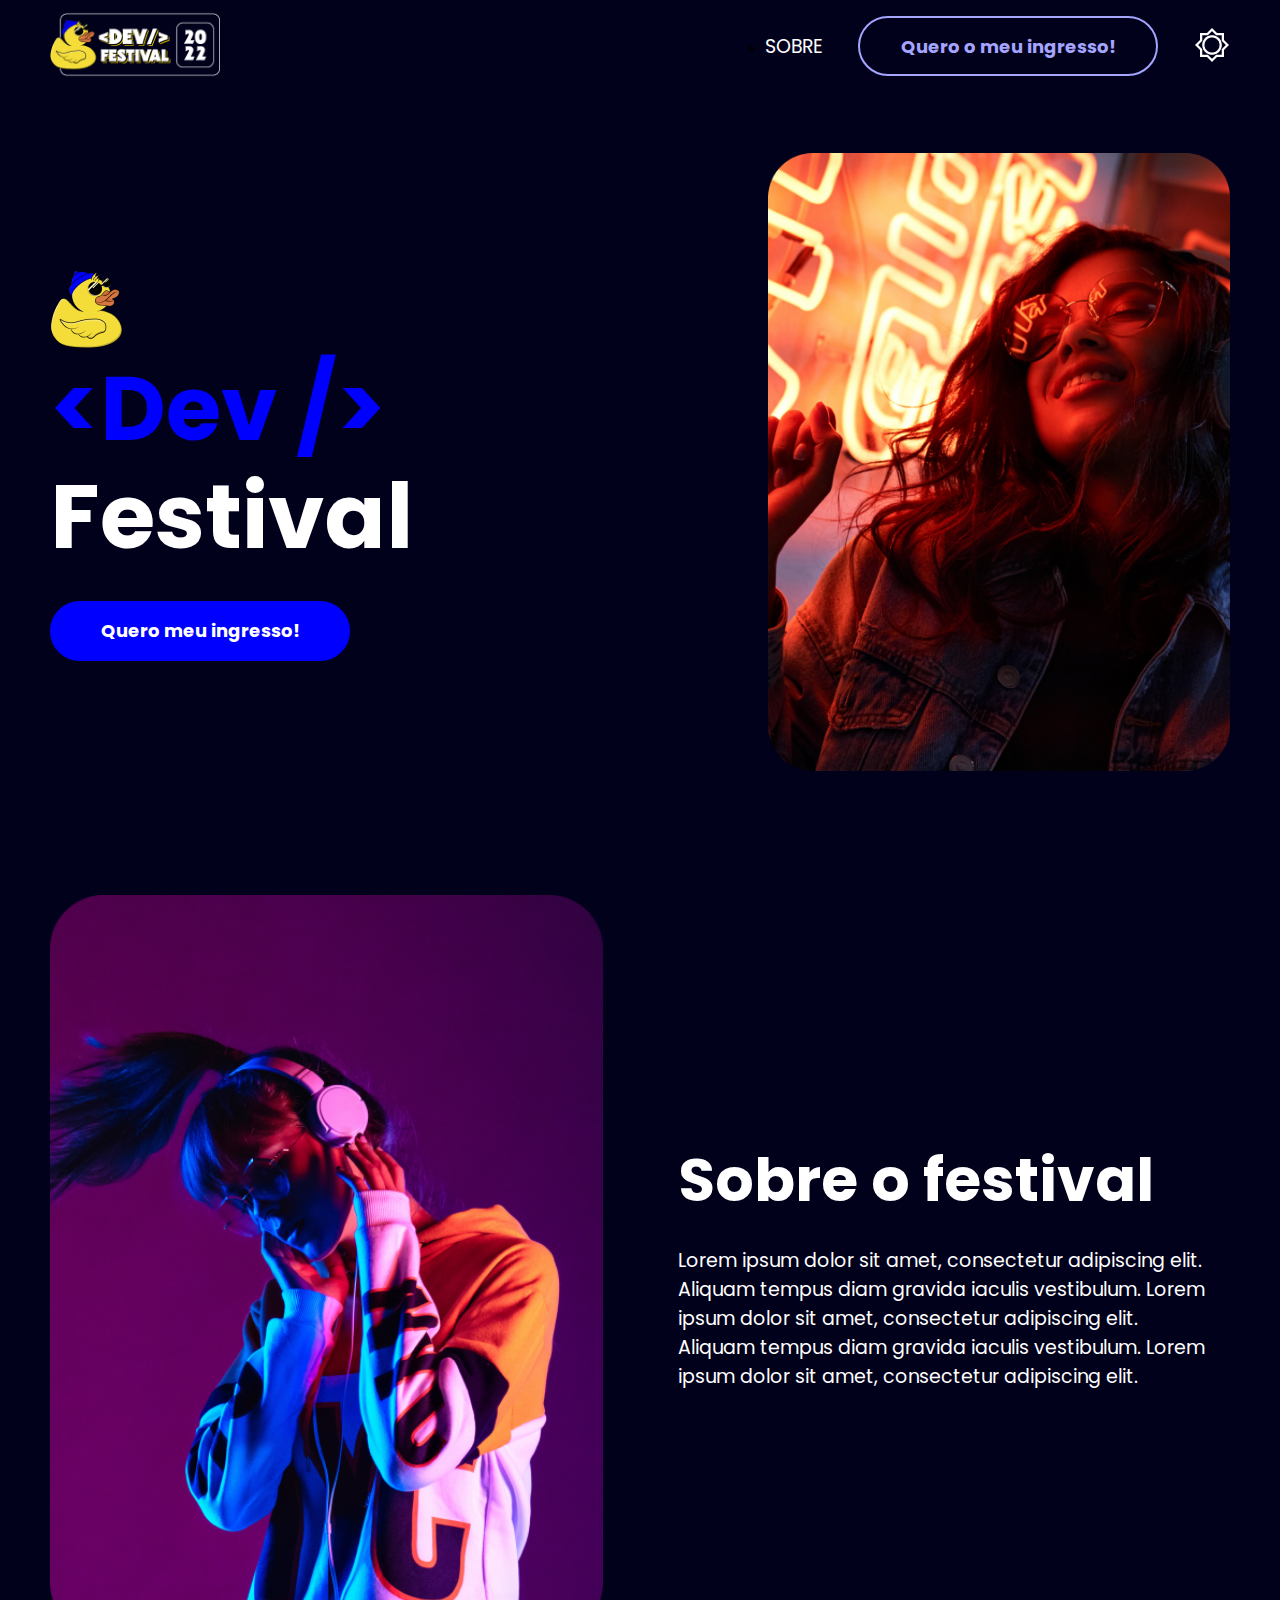
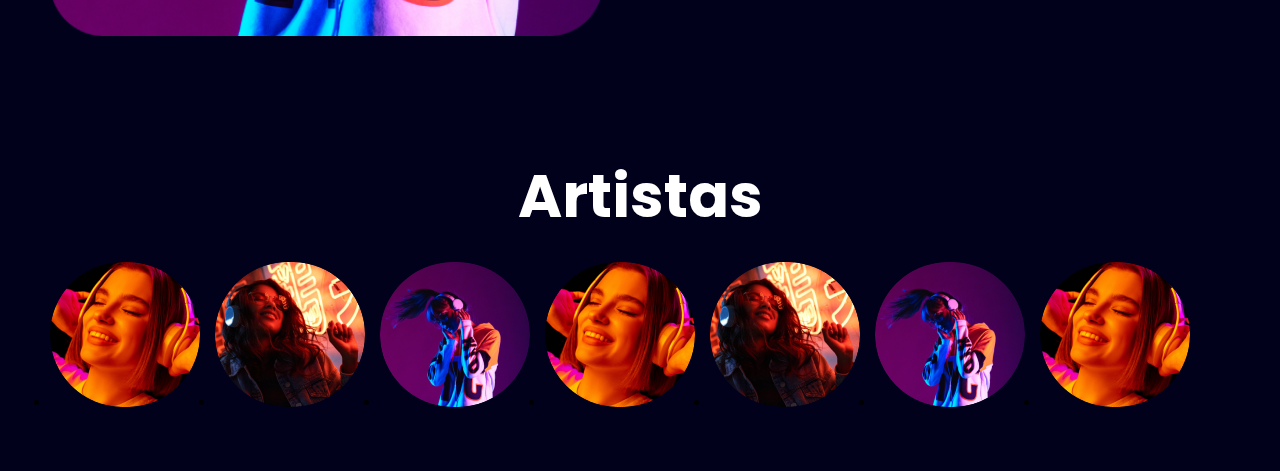
<file: index.html>
<!DOCTYPE html>
<html lang="pt-BR">
  <head>
    <meta charset="UTF-8" />
    <meta http-equiv="X-UA-Compatible" content="IE=edge" />
    <meta name="viewport" content="width=device-width, initial-scale=1.0" />
    <link rel="preconnect" href="https://fonts.googleapis.com" />
    <link rel="preconnect" href="https://fonts.gstatic.com" crossorigin />
    <link
      href="https://fonts.googleapis.com/css2?family=Poppins:ital,wght@0,100;0,200;0,300;0,400;0,500;0,600;0,700;0,800;0,900;1,100;1,200;1,300;1,400;1,500;1,600;1,700;1,800;1,900&display=swap"
      rel="stylesheet"
    />
    <link rel="stylesheet" href="./reset.css" />
    <link rel="stylesheet" href="./style.css" />

    <script src="./script.js"></script>
    <title>Dev Festival</title>
  </head>

  <body>
    <header id="header">
      <div class="container">
        <div class="flex-box">
          <a href="/index.html" class="logo">
            <img
              src="./assets/LogoKenzieFestival.png"
              alt="Logo Kenzie Festival"
            />
          </a>
          <nav class="menu">
            <ul>
              <li>
                <a href="./index.html#sobre"> Sobre </a>
              </li>
            </ul>
            <a href="./carrinho.html" class="btn outline">
              Quero o meu ingresso!
            </a>
            <button>
              <img src="./assets/Vector.png" alt="Modo diurno" />
            </button>
          </nav>
        </div>
      </div>
    </header>

    <section id="principal">
      <div class="container">
        <div class="flex-box">
          <div class="left">
            <img
              src="./assets/Patinho2.png"
              alt="Patinho radical de óculos escuros"
            />

            <h1 class="title one">
                <span class="blue-text">&lt;Dev /&gt;</span> Festival
            </h1>
  
            <div class="pad30-top">
                <a href="https://kenzie.com.br/" target="_blank" class="btn solid">
                    Quero meu ingresso!
                </a>
            </div>
           
          </div>
          <div class="right">
            <img
              src="./assets/MoçaOuvindoMusica.png"
              alt="Moça ouvindo música a noite"
            />
          </div>
        </div>
      </div>
    </section>

    <section id="sobre">
      <div class="container">
        <div class="flex-box">
          <div class="left">
            <img
              src="./assets/MoçaOuvindoMusica2.png"
              alt="Moça ouvindo música no fone de ouvido"
            />
          </div>
          <div class="right">
            <h2 class="title two pad30-bottom">Sobre o festival</h2>

            <div class="content-box">
              <p>
                Lorem ipsum dolor sit amet, consectetur adipiscing elit. Aliquam
                tempus diam gravida iaculis vestibulum. Lorem ipsum dolor sit
                amet, consectetur adipiscing elit.
              </p>

              <p>
                Aliquam tempus diam gravida iaculis vestibulum. Lorem ipsum
                dolor sit amet, consectetur adipiscing elit.
              </p>
            </div>
          </div>
        </div>
      </div>
    </section>

    <section id="artistas">
      <div class="container">
        <h2 class="title two center pad30-bottom">Artistas</h2>
        <ul class="artists-list">
          <li>
            <img src="./assets/Artista1.png" alt="Artista 1" />
          </li>
          <li>
            <img src="./assets/Artista2.png" alt="Artista 2" />
          </li>
          <li>
            <img src="./assets/Artista3.png" alt="Artista 3" />
          </li>
          <li>
            <img src="./assets/Artista1.png" alt="Artista 1" />
          </li>
          <li>
            <img src="./assets/Artista2.png" alt="Artista 2" />
          </li>
          <li>
            <img src="./assets/Artista3.png" alt="Artista 3" />
          </li>
          <li>
            <img src="./assets/Artista1.png" alt="Artista 1" />
          </li>
        </ul>
      </div>
    </section>
  </body>
</html>
<!-- Fim -->
</file>
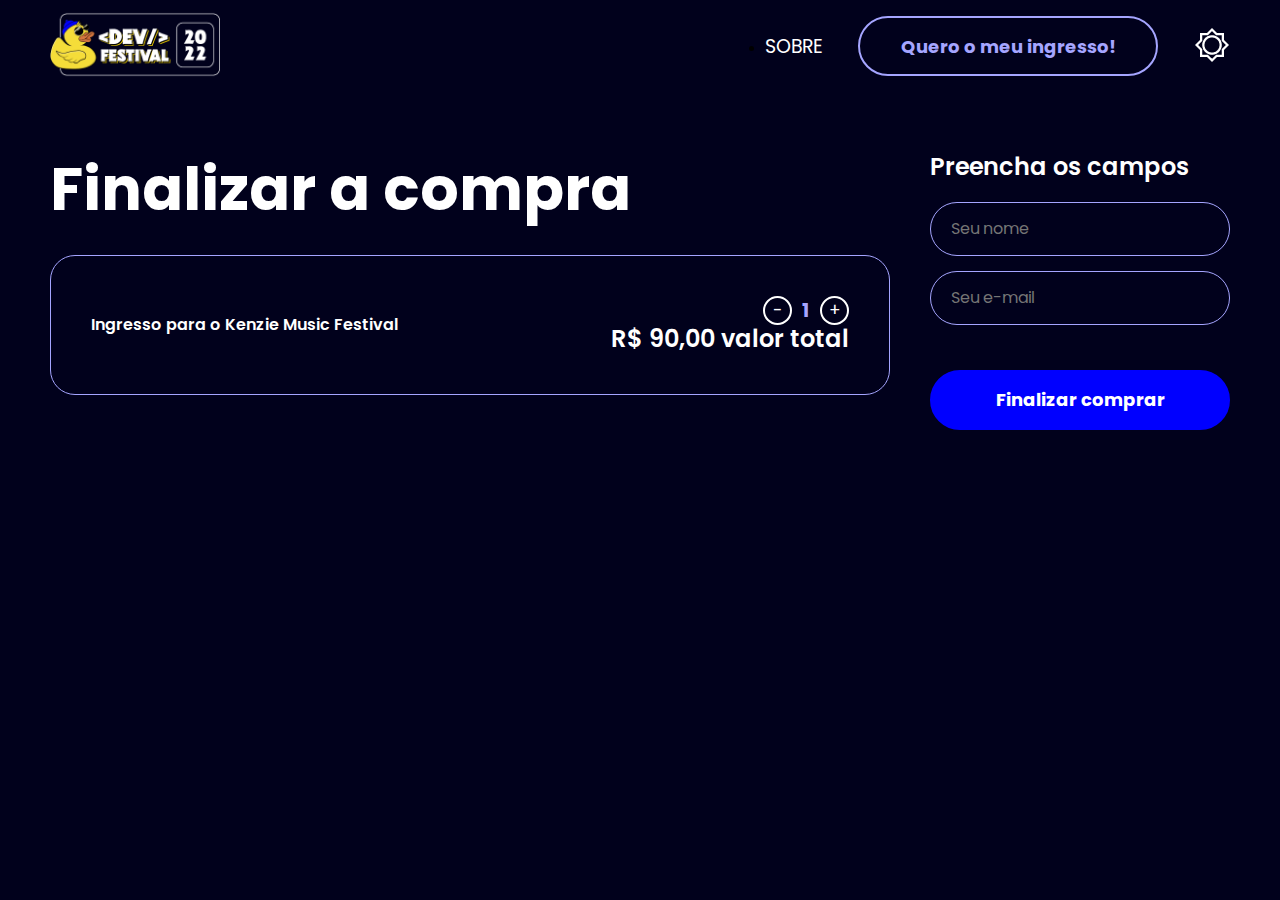
<file: carrinho.html>
<!DOCTYPE html>
<html lang="pt-BR">
  <head>
    <meta charset="UTF-8" />
    <meta http-equiv="X-UA-Compatible" content="IE=edge" />
    <meta name="viewport" content="width=device-width, initial-scale=1.0" />
    <link rel="stylesheet" href="./reset.css" />
    <link rel="stylesheet" href="./style.css" />
    <link rel="preconnect" href="https://fonts.gstatic.com" crossorigin />
    <link
      href="https://fonts.googleapis.com/css2?family=Poppins:ital,wght@0,100;0,200;0,300;0,400;0,500;0,600;0,700;0,800;0,900;1,100;1,200;1,300;1,400;1,500;1,600;1,700;1,800;1,900&display=swap"
      rel="stylesheet"
    />

    <title>Carrinho</title>
  </head>
  <body>
    <header id="header">
      <div class="container">
        <div class="flex-box">
          <a href="/index.html" class="logo">
            <img
              src="./assets/LogoKenzieFestival.png"
              alt="Logo Kenzie Festival"
            />
          </a>
          <nav class="menu">
            <ul>
              <li>
                <a href="./index.html#sobre"> Sobre </a>
              </li>
            </ul>
            <a href="./carrinho.html" class="btn outline">
              Quero o meu ingresso!
            </a>
            <button>
              <img src="./assets/Vector.png" alt="Modo diurno" />
            </button>
          </nav>
        </div>
      </div>
    </header>

    <section id="carrinho">
      <div class="container">
        <div class="flex-box">
          <div class="left">
            <h1 class="title two">Finalizar a compra</h1>

            <ul class="ticket-list">
              <li class="ticket">
                <h3 class="title four">
                  Ingresso para o Kenzie Music Festival
                </h3>
                <div class="price">
                  <div class="controls">
                    <button id="remove-ticket">-</button>
                    <span id="ticket">1</span>
                    <button id="add-ticket">+</button>
                  </div>
                  <p class="title three">R$ <span id="ticket-price">90</span>,00 valor total</p>
                </div>
              </li>
            </ul>
          </div>
          <div class="right">
            <h2 class="title three pad20-bottom">Preencha os campos</h2>
            
            <form class="form" id="cart-form">
              <input type="text" name="nome" id="nome" placeholder="Seu nome" />
              <input
                type="email"
                name="email"
                id="email"
                placeholder="Seu e-mail"
              />
              <button type="submit" id="buy-button" class="btn solid">Finalizar comprar</button>
            </form>
          </div>          
        </div>
      </div>
    </section>
  </body>
  <script src="./script.js"></script>
</html>
<!-- Fim -->
</file>
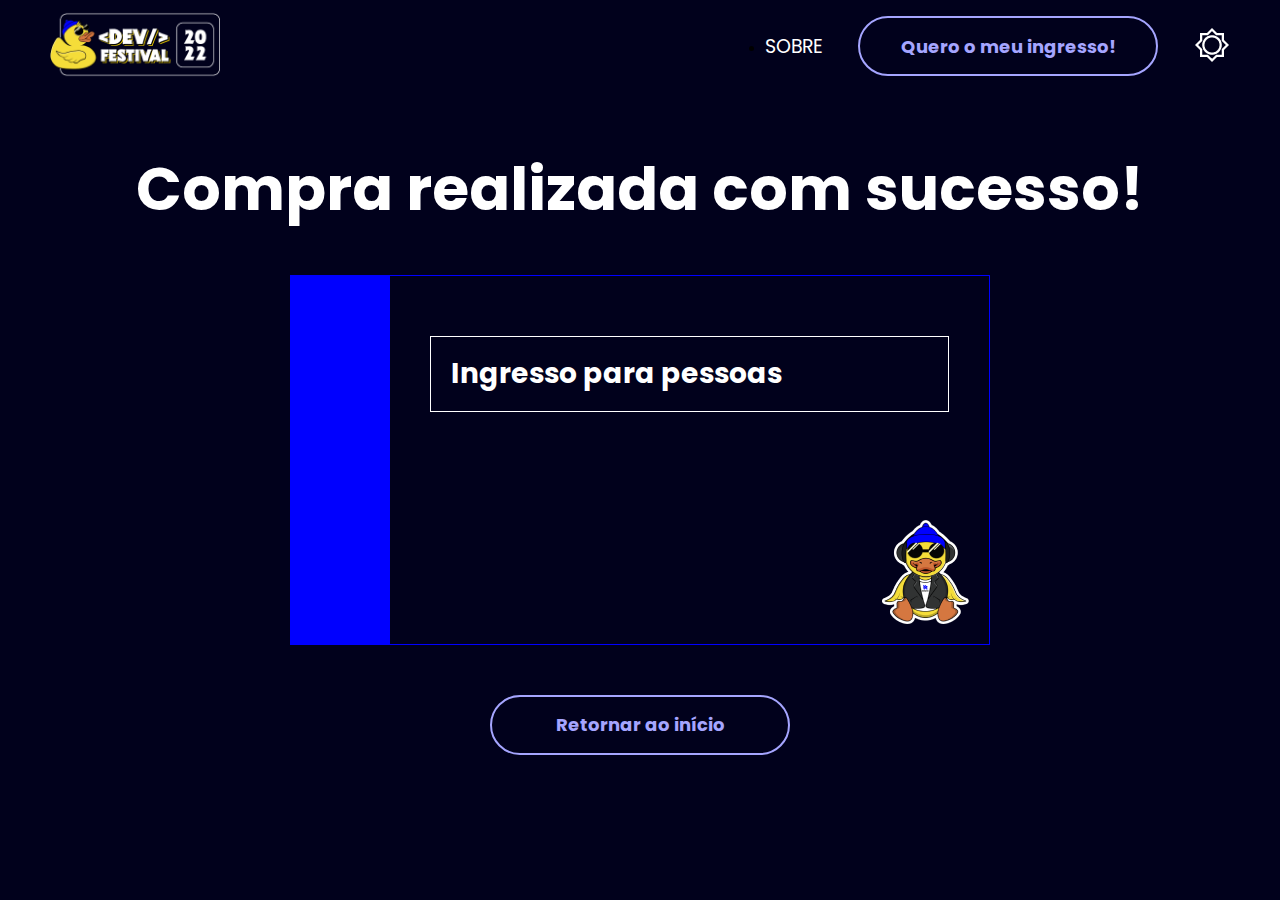
<file: finalizacao.html>
<!DOCTYPE html>
<html lang="pt-BR">
  <head>
    <meta charset="UTF-8" />
    <meta http-equiv="X-UA-Compatible" content="IE=edge" />
    <meta name="viewport" content="width=device-width, initial-scale=1.0" />
    <link rel="preconnect" href="https://fonts.gstatic.com" crossorigin />
    <link
      href="https://fonts.googleapis.com/css2?family=Poppins:ital,wght@0,100;0,200;0,300;0,400;0,500;0,600;0,700;0,800;0,900;1,100;1,200;1,300;1,400;1,500;1,600;1,700;1,800;1,900&display=swap"
      rel="stylesheet"
    />
    <link rel="stylesheet" href="./reset.css" />
    <link rel="stylesheet" href="./style.css" />
    <title>Finalização</title>
  </head>
  <body>
    <header id="header">
      <div class="container">
        <div class="flex-box">
          <a href="/index.html" class="logo">
            <img
              src="./assets/LogoKenzieFestival.png"
              alt="Logo Kenzie Festival"
            />
          </a>
          <nav class="menu">
            <ul>
              <li>
                <a href="./index.html#sobre"> Sobre </a>
              </li>
            </ul>
            <a href="./carrinho.html" class="btn outline">
              Quero o meu ingresso!
            </a>
            <button>
              <img src="./assets/Vector.png" alt="Modo diurno" />
            </button>
          </nav>
        </div>
      </div>
    </header>

    <section id="finalizacao">
      <div class="container">
        <div class="flex-box">
          <h1 class="title two">Compra realizada com sucesso!</h1>

          <div class="ticket">
            <h2 class="title two" id="nome"></h2>

            <p class="title three" id="email"></p>

            <div class="quantity-box">
                <p class="title threehalf">Ingresso para <span class="lightblue-text" id="quantity-tickets"></span> pessoas</p>                
            </div>

            <img src="./assets/Patinho.png" alt="" />
          </div>

          <a href="/index.html" class="btn outline"> Retornar ao início </a>
        </div>
      </div>
    </section>
  </body>
  <script src="./ticket.js"></script>
</html>
<!-- Fim -->
</file>
<file: style.css>
/* Body */
body{
    background-color: #01011C;
}

/* Global Spacing */
.pad10-top{
    padding-top: 10px;
}
.pad20-top{
    padding-top: 20px;
}
.pad30-top{
    padding-top: 30px;
}
.pad10-bottom{
    padding-bottom: 10px;
}
.pad20-bottom{
    padding-bottom: 20px;
}
.pad30-bottom{
    padding-bottom: 30px;
}

/* Header */
#header{
    background: #01011C;
}

#header .menu ul a{
    font-family: Poppins;
    font-weight: 400;
    font-size: 19px;
    color: #FFFFFF;
    text-transform: uppercase;
}

#header .flex-box{
    display: flex;
    align-items: center;
    justify-content: space-between;
}

#header .flex-box nav{ 
    display: flex;
    align-items: center;
    gap: 36px;
}

#header .flex-box .logo img{
    max-width: 170px;
}

/* Tipografia */
.title{
    font-family: Poppins;
    line-height: 1.2;
    color: #FFFFFF;
}
.title.one{    
    font-size: 90px;
    font-weight: 700;
}
.title.two{
    font-size: 60px;
    font-weight: 700;
}
.title.threehalf{
    font-size: 28px;
    font-weight: 700;
}
.title.three{
    font-size: 24px;
    font-weight: 600;
}
.title.four{
    font-size: 16px;
    font-weight: 600;
}
.title.center{
    text-align: center;
}
.content-box p{
    font-family: Poppins;
    font-size: 19px;
    font-weight: 400;
    color: #FFFFFF;
}
.blue-text{
    color: #0000FF;
}
.lightblue-text{
    color: #A5A5FF;
}

/* Botões */
.btn{
    display: inline-flex;
    align-items: center;
    justify-content: center;

    font-family: Poppins;
    font-size: 18px;
    font-weight: 700;
    width: 300px;
    height: 60px;
    border-radius: 255px;
    transition: 0.4s;
}
.btn.solid{
    background: #0000FF;
    color: #FFFFFF;
    border: 2px solid #0000FF;
}
.btn.solid:hover{
    background: #4444ff;
    border-color: #4444ff;
}
.btn.outline{
    background: transparent;
    color: #A5A5FF;
    border: 2px solid #A5A5FF;
}
.btn.outline:hover{
    background: #A5A5FF;
    color: #FFFFFF;
}

/* Grid */
.container{
    padding: 10px;
    width: 100%;
    max-width: 1200px;
    margin: 0 auto;
}

/* Seções */
#principal{
    padding: 50px 0;
}
#principal .flex-box{
    display: flex;
    align-items: center;
    gap: 75px;
}

#sobre{
    padding: 50px 0;
}
#sobre .flex-box{
    display: flex;
    align-items: center;
    gap: 75px;
}

#sobre .flex-box .left,
#sobre .flex-box .right{
    width: 100%;
}

#sobre .flex-box .left img{
    width: 100%;
}

#artistas{
    padding: 50px 0;
}

#artistas .artists-list{
    display: flex;
    gap: 15px;
}

#artistas .artists-list img{
    border-radius: 255px;
}
#finalizacao{
    padding: 50px 0;
}
#finalizacao .flex-box{
    display: flex;
    align-items: center;
    justify-content: center;
    flex-direction: column;
    gap: 50px;
}
#finalizacao .flex-box .ticket{
    position: relative;
    min-width: 700px;
    min-height: 370px;
    border: 1px solid #0000FF;
    border-left-width: 100px;
    padding: 40px;
}
#finalizacao .flex-box .ticket img{
    position: absolute;
    right: 20px;
    bottom: 20px;
}
#finalizacao .flex-box .ticket .quantity-box{
    margin-top: 20px;
    padding: 20px;
    border: 1px solid #FFFFFF;
}
#carrinho{
    padding: 50px 0;
}
#carrinho .flex-box{
    display: flex;
    gap: 40px;
}
#carrinho .flex-box .left,
#carrinho .flex-box .right{
    width: 100%;
}
#carrinho .flex-box .right{
    max-width: 300px;
}
#carrinho .flex-box .ticket-list{
    margin-top: 30px;
}
#carrinho .flex-box .ticket-list .ticket{
    display: flex;
    align-items: center;
    justify-content: space-between;
    padding: 40px;
    border: 1px solid #A5A5FF;
    border-radius: 25px;
}

#carrinho .flex-box .ticket-list .ticket .controls{
    display: flex;
    align-items: center;
    justify-content: flex-end;
    gap: 10px;
}
#carrinho .flex-box .ticket-list .ticket .controls button{
    font-family: Poppins;
    font-size: 17px;
    display: inline-flex;
    align-items: center;
    justify-content: center;
    width: 29px;
    height: 29px;
    color: #FFFFFF;
    border: 2px solid #FFFFFF;
    border-radius: 255px;
    
}
#carrinho .flex-box .ticket-list .ticket .controls span{
    font-family: Poppins;
    font-size: 19px;
    font-weight: 700;
    color:#A5A5FF;
}
#carrinho .flex-box .form{
    display: flex;
    flex-direction: column;
    gap: 15px;
}
#carrinho .flex-box .form input{
    font-family: Poppins;
    font-size: 16px;
    font-weight: 400px;
    background: transparent;
    padding: 0 20px;
    height: 54px;
    border: 1px solid #A5A5FF;
    border-radius: 255px;
}
#carrinho .flex-box .form button{
    margin-top: 30px;
}

.body.dark{
    background-color: #01011C;
    color: white;
}
</file>
